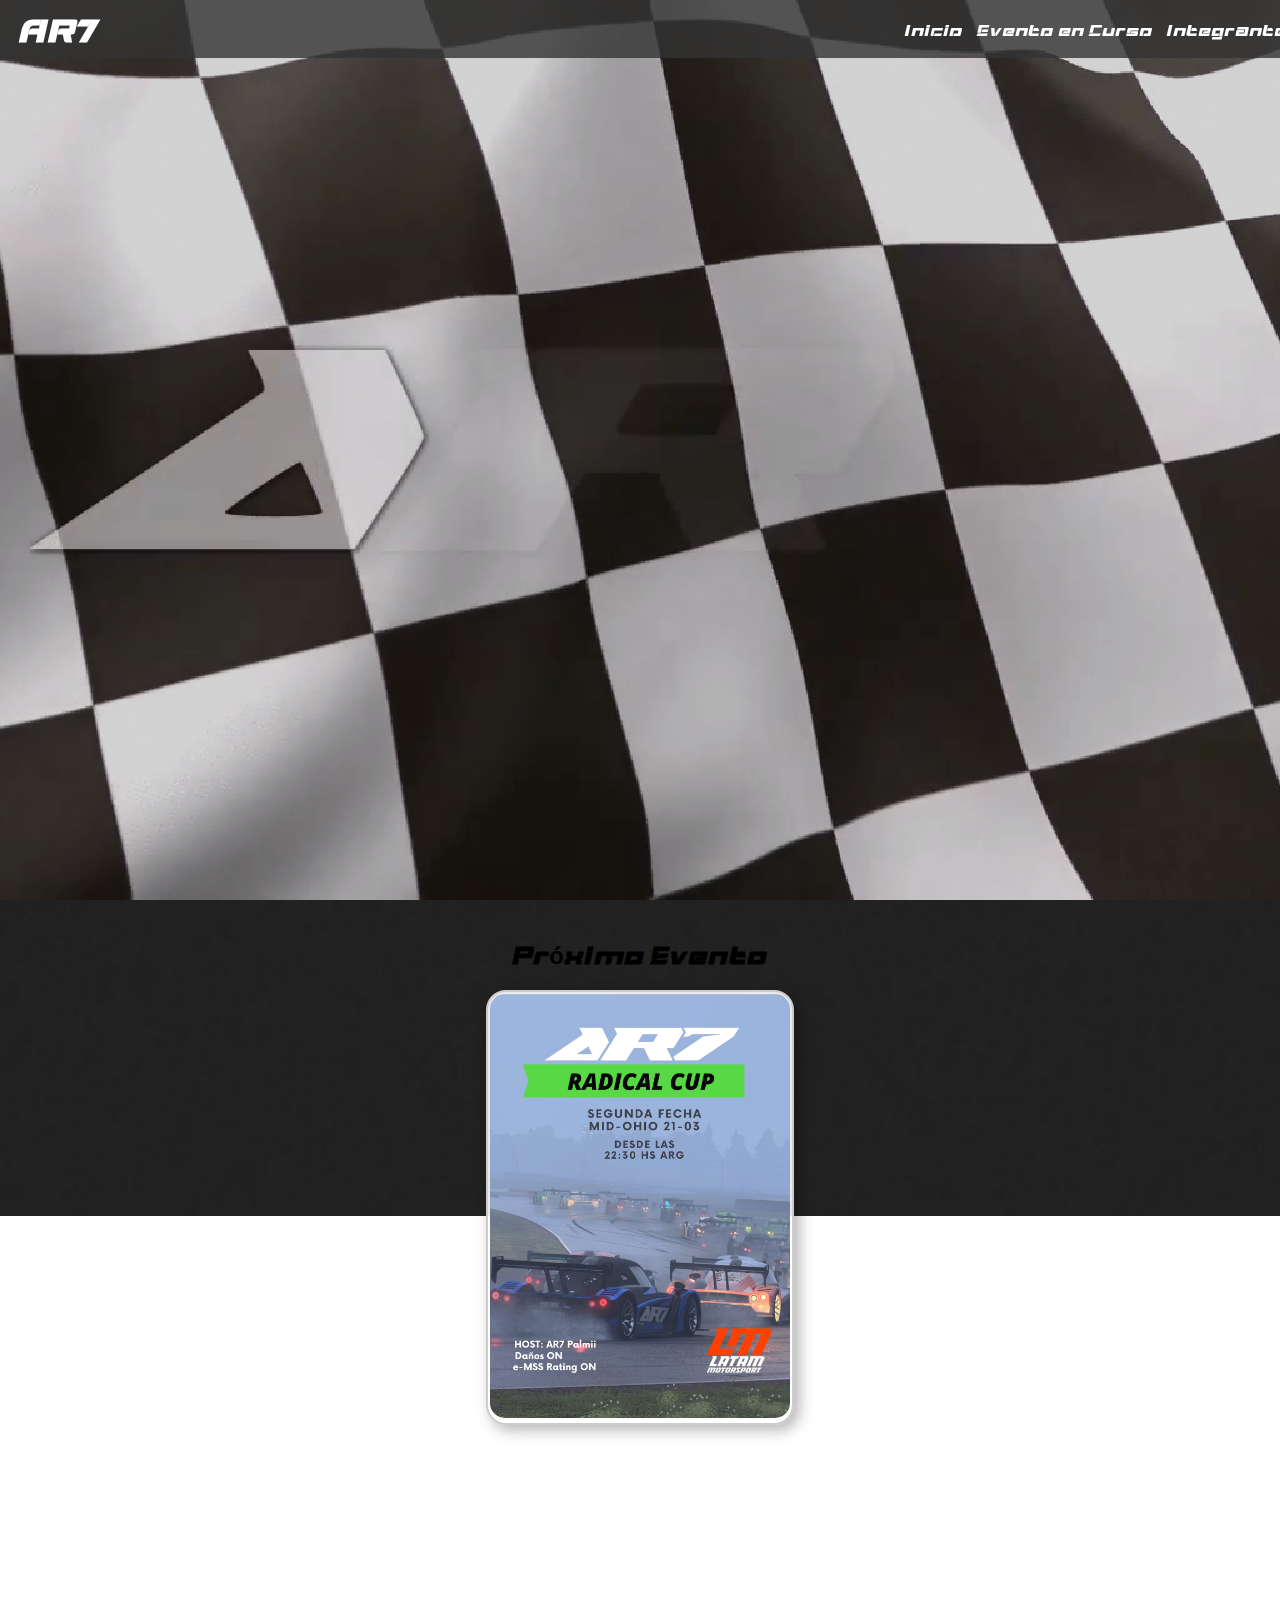
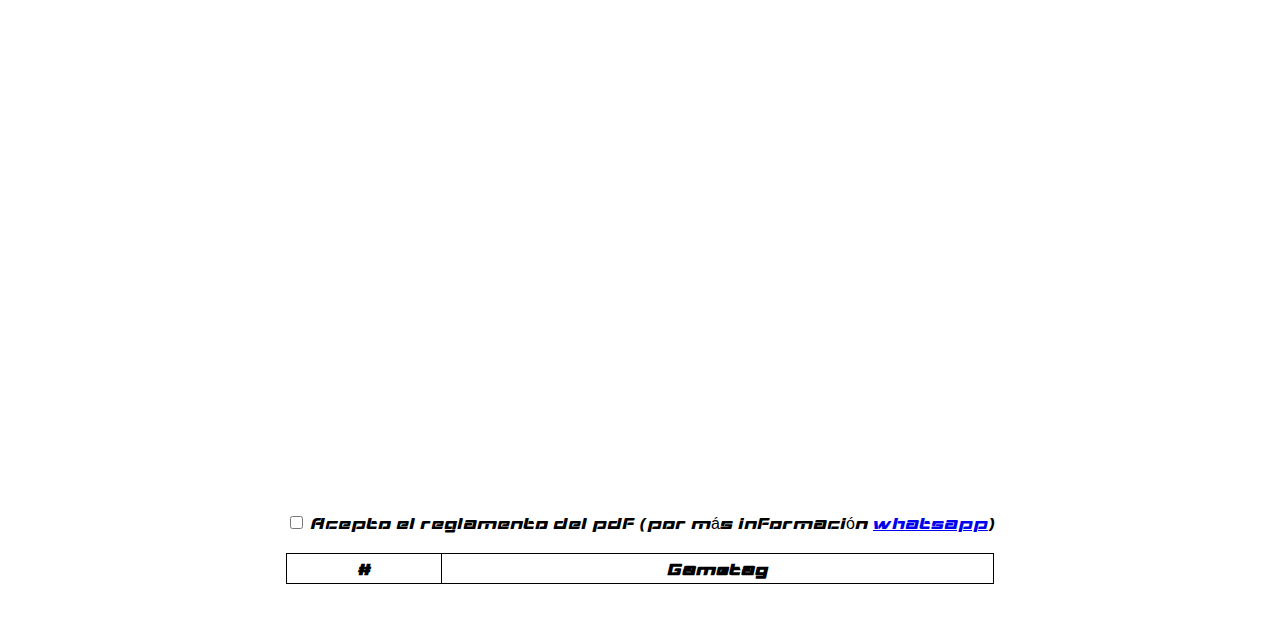
<file: index.html>
<!DOCTYPE html>
<html lang="es">
<head>
  <meta charset="UTF-8">
  <meta name="viewport" content="width=device-width, initial-scale=1.0">
  <title>AR7</title>
  <style>
    /* Fuentes y estilos globales */
    @font-face {
      font-family: 'Noize Sport';
      src: url('fonts/noize_sport.ttf') format('truetype');
    }
    body {
      font-family: 'Noize Sport', Arial, sans-serif;
      margin: 0;
      padding: 0;
      background: url('img/fondo1.jpg') no-repeat center center fixed;
      background-size: cover;
    }
    
    /* Video banner */
    .video-container {
      position: relative;
      width: 100%;
      height: 300px;
      overflow: hidden;
      transition: height 2s ease-in-out;
    }
    /* Estado inicial: pantalla completa */
    .video-container.fullscreen {
      height: 100vh;
    }
    .video-container video {
      width: 100%;
      height: 100%;
      object-fit: cover;
      opacity: 0.8;
    }
    
    /* Header y menú */
    header {
      position: absolute;
      top: 0;
      width: 100%;
      background-color: rgba(51,51,51,0.8);
      color: #fff;
      padding: 10px 20px;
      display: flex;
      justify-content: space-between;
      align-items: center;
      z-index: 2;
    }
    header .logo h1 {
      margin: 0;
    }
    .nav-menu {
      display: flex;
      gap: 15px;
    }
    .nav-menu a {
      color: #fff;
      text-decoration: none;
    }
    .menu-toggle {
      display: none;
      background: none;
      border: none;
      font-size: 24px;
      color: #fff;
    }
    
    /* Contenedor principal: ahora sin margen superior, para que quede justo debajo del video */
    .container {
      padding: 20px;
      text-align: center;
    }
    
    /* Flyer: ya no se superpone, sino que se posiciona justo debajo del video */
    .proximo-evento {
      margin: 0 auto 20px;
      position: relative;
      z-index: 1;
    }
    .flyer-container {
      width: 300px;
      margin: 0 auto;
      border-radius: 20px;
      border: 2px solid #ccc;
      padding: 2px;
      background: rgba(255,255,255,0.9);
      box-shadow: 5px 5px 15px rgba(0,0,0,0.3);
    }
    
    /* PDF Embed */
    .pdf-embed {
      margin: 20px auto;
      width: 80%;
      max-width: 600px;
    }
    
    /* Registro */
    .registro {
      margin-top: 30px;
      background: rgba(255,255,255,0.9);
      padding: 15px;
      border-radius: 10px;
      display: inline-block;
    }
    #tablaRegistros {
      margin-top: 20px;
      border-collapse: collapse;
      width: 100%;
    }
    #tablaRegistros th, #tablaRegistros td {
      border: 1px solid #000;
      padding: 5px 10px;
    }
    
    /* Responsive: dispositivos móviles */
    @media (max-width: 768px) {
      .menu-toggle {
        display: block;
        position: relative;
        left: -30px; /* Ajusta este valor según lo necesites */
      }
      .nav-menu {
        display: none;
        flex-direction: column;
        background: rgba(51,51,51,0.8);
        position: absolute;
        top: 50px;
        left: 0;
        width: 100%;
        text-align: center;
      }
      .nav-menu a {
        padding: 10px 0;
        border-top: 1px solid #fff;
      }
      /* En móviles el contenedor se adapta al flujo normal */
      .container {
        padding: 20px;
      }
      .pdf-embed {
        width: 100%;
        max-width: 100%;
      }
    }
  </style>
</head>
<body>
  <!-- Video Banner y Header -->
  <div class="video-container">
    <video autoplay muted loop playsinline>
      <source src="vid/logo ar7.mp4" type="video/mp4">
      Tu navegador no soporta video HTML5.
    </video>
    <header>
      <div class="logo">
        <h1>AR7</h1>
      </div>
      <button class="menu-toggle" id="menuToggle">☰</button>
      <nav class="nav-menu" id="navMenu">
        <a href="#">Inicio</a>
        <a href="evento en curso.html">Evento en Curso</a>
        <a href="#">Integrantes</a>
      </nav>
    </header>
  </div>
  
  <!-- Contenido Principal -->
  <div class="container">
    <!-- Flyer de Evento -->
<section class="proximo-evento">
  <h2>Próximo Evento</h2>
  <div class="flyer-container">
    <img src="img/flyer.jpg" alt="Flyer del Evento" style="width: 100%; border-radius: 15px;">
  </div>
</section>
    
    <!-- PDF Embed insertado -->
    <section class="pdf-embed">
      <iframe class="scribd_iframe_embed" title="Radical Cup" src="https://www.scribd.com/embeds/832763027/content?start_page=1&view_mode=scroll&access_key=key-jSY96TkL8LsCDLjO7aIq&scribd_rebrand=true" tabindex="0" data-auto-height="true" data-aspect-ratio="0.7080062794348508" scrolling="no" width="100%" height="600" frameborder="0"></iframe>
      <p style="margin: 12px auto 6px auto; font-family: Helvetica,Arial,Sans-serif; font-size: 14px; line-height: normal; display: block;">
      </p>
    </section>
    
    <!-- Sección de Registro -->
    <section class="registro">
      <div id="reglamento-container">
        <input type="checkbox" id="aceptarReglamento">
        <label for="aceptarReglamento">
          Acepto el reglamento del pdf (por más información 
          <a href="https://chat.whatsapp.com/CvhK0cHOKXoIEnT9ZNmwK4" target="_blank">whatsapp</a>)
        </label>
      </div>
      <div id="registro-container" style="display: none; margin-top: 10px;">
        <input type="text" id="gametag" placeholder="Ingrese su Gametag">
        <button id="btnRegistrar" type="button">Registrar</button>
      </div>
      <!-- Tabla única de registros -->
      <table id="tablaRegistros">
        <thead>
          <tr>
            <th>#</th>
            <th>Gametag</th>
          </tr>
        </thead>
        <tbody>
          <!-- Se llenará dinámicamente o se recuperará desde JSONbin -->
        </tbody>
      </table>
    </section>
  </div>
  
  <!-- Botón invisible (opcional) -->
  <button id="btnInvisiblePublicar" type="button" style="display: none;"></button>
  
  <script>
    // Funcionalidad del menú en móviles
    document.getElementById('menuToggle').addEventListener('click', function() {
      var navMenu = document.getElementById('navMenu');
      if (navMenu.style.display === "flex") {
        navMenu.style.display = "none";
      } else {
        navMenu.style.display = "flex";
      }
    });
    
    var registroCount = 0;
    var maxRegistrados = 24;
    
    // Muestra el formulario de registro al aceptar el reglamento
    document.getElementById('aceptarReglamento').addEventListener('change', function(){
      var regContainer = document.getElementById('registro-container');
      regContainer.style.display = this.checked ? 'block' : 'none';
    });
    
    // Cargar la tabla desde JSONbin
    function cargarTabla() {
      fetch("https://api.jsonbin.io/v3/b/67be8a41e41b4d34e49c8d5d", {
        method: "GET",
        headers: {
          "Content-Type": "application/json",
          "X-Master-Key": "$2a$10$h8ZlsPiJ1eXRyWwRglxmC.KtBcQdEBty32Q8swnwK67yTfrbMG99S"
        }
      })
      .then(response => response.json())
      .then(json => {
        var tablaHTML = json.record.tablaPosicionesGenerales;
        var tempDiv = document.createElement('div');
        tempDiv.innerHTML = tablaHTML;
        var newTbody = tempDiv.querySelector('tbody');
        if(newTbody) {
          var registroTbody = document.getElementById('tablaRegistros').querySelector('tbody');
          registroTbody.innerHTML = newTbody.innerHTML;
          registroCount = newTbody.children.length;
        }
      })
      .catch(err => {
        console.error("Error al cargar la tabla desde JSONbin:", err);
      });
    }
    
    // Publicar la tabla actualizada en JSONbin
    function publicarTabla() {
      var table = document.getElementById('tablaRegistros');
      var html = table.outerHTML;
      var data = { "tablaPosicionesGenerales": html };
      
      fetch("https://api.jsonbin.io/v3/b/67be8a41e41b4d34e49c8d5d", {
        method: "PUT",
        headers: {
          "Content-Type": "application/json",
          "X-Master-Key": "$2a$10$h8ZlsPiJ1eXRyWwRglxmC.KtBcQdEBty32Q8swnwK67yTfrbMG99S"
        },
        body: JSON.stringify(data)
      })
      .then(response => response.json())
      .then(json => {
        console.log("Tabla publicada exitosamente", json);
        cargarTabla();
      })
      .catch(err => {
        console.error("Error al publicar la tabla:", err);
        alert("Error al publicar la tabla. Revisa la consola para más detalles.");
      });
    }
    
    // Evento para el botón de registro
    document.getElementById('btnRegistrar').addEventListener('click', function(){
      var gametagInput = document.getElementById('gametag');
      var gametagValue = gametagInput.value.trim();
      if(gametagValue === ''){
        alert('Por favor, ingrese su Gametag.');
        return;
      }
      // Verificar que no se registre un gametag duplicado (insensible a mayúsculas)
      var existe = false;
      var rows = document.getElementById('tablaRegistros').querySelectorAll('tbody tr');
      rows.forEach(function(row) {
        var existente = row.cells[1].textContent.trim().toLowerCase();
        if (existente === gametagValue.toLowerCase()) {
          existe = true;
        }
      });
      if (existe) {
        alert("Este Gametag ya ha sido registrado.");
        return;
      }
      
      registroCount++;
      var tbody = document.getElementById('tablaRegistros').querySelector('tbody');
      var newRow = document.createElement('tr');
      var numCell = document.createElement('td');
      var gametagCell = document.createElement('td');
      
      if (registroCount <= maxRegistrados) {
        numCell.textContent = registroCount;
      } else {
        numCell.textContent = "Reserva " + (registroCount - maxRegistrados);
      }
      gametagCell.textContent = gametagValue;
      newRow.appendChild(numCell);
      newRow.appendChild(gametagCell);
      tbody.appendChild(newRow);
      
      gametagInput.value = '';
      publicarTabla();
    });
    
    document.getElementById('btnInvisiblePublicar').addEventListener('click', function(){
      publicarTabla();
    });
    
    window.onload = function(){
      cargarTabla();
    };

    // Agregamos la clase "fullscreen" al cargar el DOM para que el contenedor inicie en 100vh
    document.addEventListener('DOMContentLoaded', function() {
      var videoContainer = document.querySelector('.video-container');
      if (videoContainer) {
        videoContainer.classList.add('fullscreen');
      }
    });

    // Una vez cargada la página, removemos la clase "fullscreen" para que el contenedor transicione a su altura final de 300px,
    // arrastrando el contenido inferior hacia arriba
    window.addEventListener('load', function() {
      setTimeout(function() {
        var videoContainer = document.querySelector('.video-container');
        if (videoContainer) {
          videoContainer.classList.remove('fullscreen');
        }
      }, 2000); // Ajusta el retardo según tu preferencia
    });
  </script>
</body>
</html>
</file>
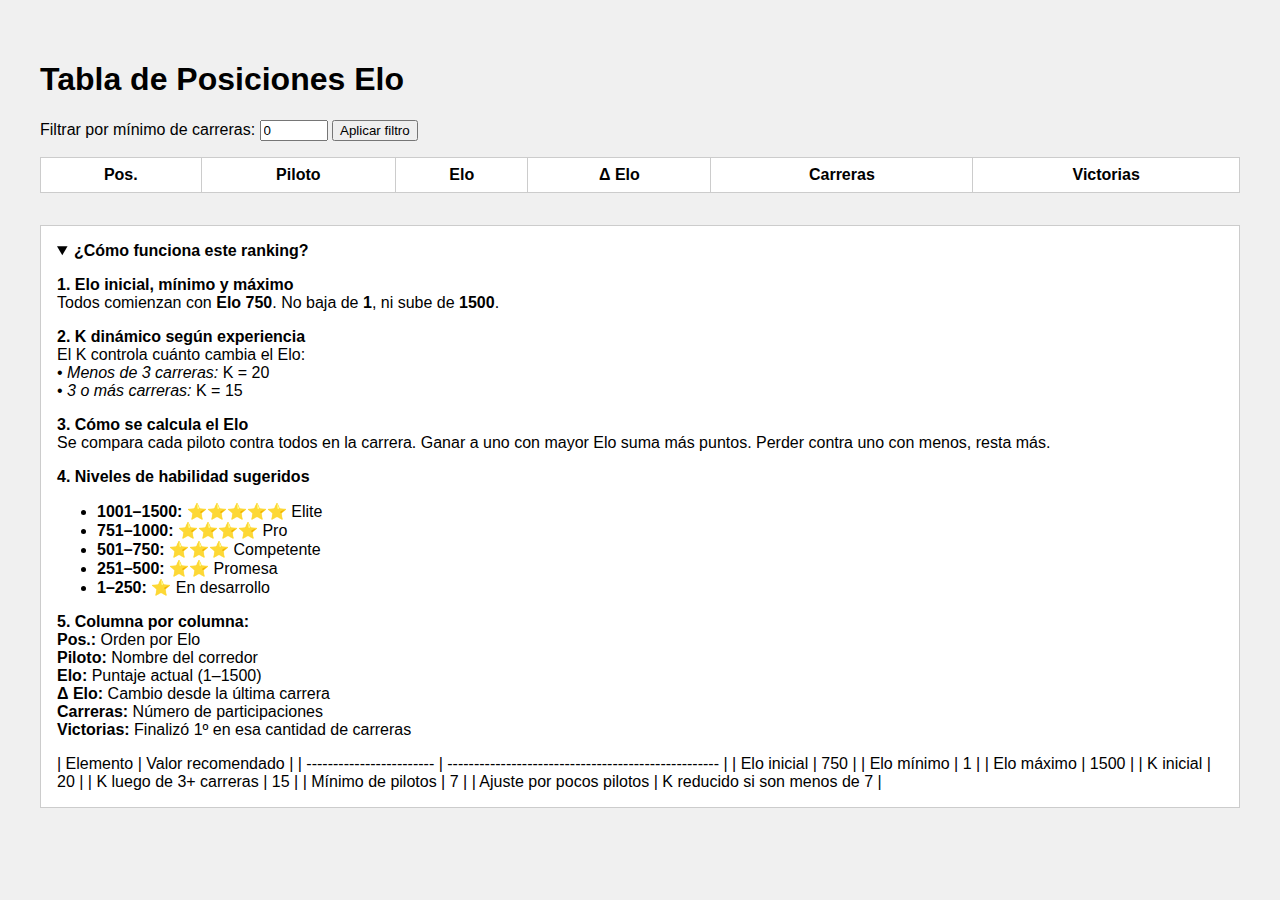
<file: elo.html>
<!-- archivo: ranking.html -->
<!DOCTYPE html>
<html lang="es">
<head>
  <meta charset="UTF-8" />
  <title>Tabla de Ranking</title>
  <style>
    body { font-family: sans-serif; padding: 2rem; background: #f0f0f0; }
    table { border-collapse: collapse; width: 100%; margin-top: 1rem; background: #fff; }
    th, td { border: 1px solid #ccc; padding: 0.5rem; text-align: center; }
    details { background: #fff; padding: 1rem; margin-top: 2rem; border: 1px solid #ccc; }
    #filterContainer { margin: 1rem 0; }
  </style>
</head>
<body>
  <h1>Tabla de Posiciones Elo</h1>

  <div id="filterContainer">
    <label for="minRaces">Filtrar por mínimo de carreras: </label>
    <input type="number" id="minRaces" value="0" min="0" style="width: 60px" />
    <button onclick="updateTable()">Aplicar filtro</button>
  </div>

  <table>
    <thead>
      <tr>
        <th>Pos.</th>
        <th>Piloto</th>
        <th>Elo</th>
        <th>Δ Elo</th>
        <th>Carreras</th>
        <th>Victorias</th>
      </tr>
    </thead>
    <tbody id="rankingTable"></tbody>
  </table>

  <details open>
    <summary><strong>¿Cómo funciona este ranking?</strong></summary>
    <p><strong>1. Elo inicial, mínimo y máximo</strong><br>
    Todos comienzan con <strong>Elo 750</strong>. No baja de <strong>1</strong>, ni sube de <strong>1500</strong>.</p>

    <p><strong>2. K dinámico según experiencia</strong><br>
    El K controla cuánto cambia el Elo:<br>
    • <em>Menos de 3 carreras:</em> K = 20<br>
    • <em>3 o más carreras:</em> K = 15</p>

    <p><strong>3. Cómo se calcula el Elo</strong><br>
    Se compara cada piloto contra todos en la carrera. Ganar a uno con mayor Elo suma más puntos. Perder contra uno con menos, resta más.</p>

    <p><strong>4. Niveles de habilidad sugeridos</strong></p>
    <ul>
      <li><strong>1001–1500:</strong> ⭐⭐⭐⭐⭐ Elite</li>
      <li><strong>751–1000:</strong> ⭐⭐⭐⭐ Pro</li>
      <li><strong>501–750:</strong> ⭐⭐⭐ Competente</li>
      <li><strong>251–500:</strong> ⭐⭐ Promesa</li>
      <li><strong>1–250:</strong> ⭐ En desarrollo</li>
    </ul>

    <p><strong>5. Columna por columna:</strong><br>
    <strong>Pos.:</strong> Orden por Elo<br>
    <strong>Piloto:</strong> Nombre del corredor<br>
    <strong>Elo:</strong> Puntaje actual (1–1500)<br>
    <strong>Δ Elo:</strong> Cambio desde la última carrera<br>
    <strong>Carreras:</strong> Número de participaciones<br>
    <strong>Victorias:</strong> Finalizó 1º en esa cantidad de carreras</p>

| Elemento                 | Valor recomendado                                   |
| ------------------------ | --------------------------------------------------- |
| Elo inicial              | 750                                                 |
| Elo mínimo               | 1                                                   |
| Elo máximo               | 1500                                                |
| K inicial                | 20                                                  |
| K luego de 3+ carreras   | 15                                                  |
| Mínimo de pilotos        | 7                                                   |
| Ajuste por pocos pilotos | K reducido si son menos de 7                        |

  
  </details>

<script>
const API_KEY = '$2a$10$NFg9Tn0YALVhEHU8PnYm1OY5kOyRV7UMMMrpaYMuFapTiAmn0uPj2';
const BIN_ID = '6852ca538561e97a50269a41';
const HEADERS = {
  'Content-Type': 'application/json',
  'X-Master-Key': API_KEY
};
let drivers = {};
let lastEloDelta = {};

async function loadData() {
  const res = await fetch(`https://api.jsonbin.io/v3/b/${BIN_ID}/latest`, { headers: HEADERS });
  const json = await res.json();
  drivers = json.record.drivers || {};
  updateTable();
}

function updateTable() {
  const minRaces = parseInt(document.getElementById("minRaces").value) || 0;
  const table = document.getElementById("rankingTable");
  const list = Object.entries(drivers)
    .filter(([_, data]) => data.races >= minRaces)
    .sort((a, b) => b[1].elo - a[1].elo);

  table.innerHTML = '';
  list.forEach(([name, data], index) => {
    const row = `<tr>
      <td>${index + 1}</td>
      <td>${name}</td>
      <td>${data.elo}</td>
      <td>${data.delta ?? 0}</td>
      <td>${data.races}</td>
      <td>${data.wins}</td>
    </tr>`;
    table.innerHTML += row;
  });
}

loadData();
</script>
</body>
</html>
</file>
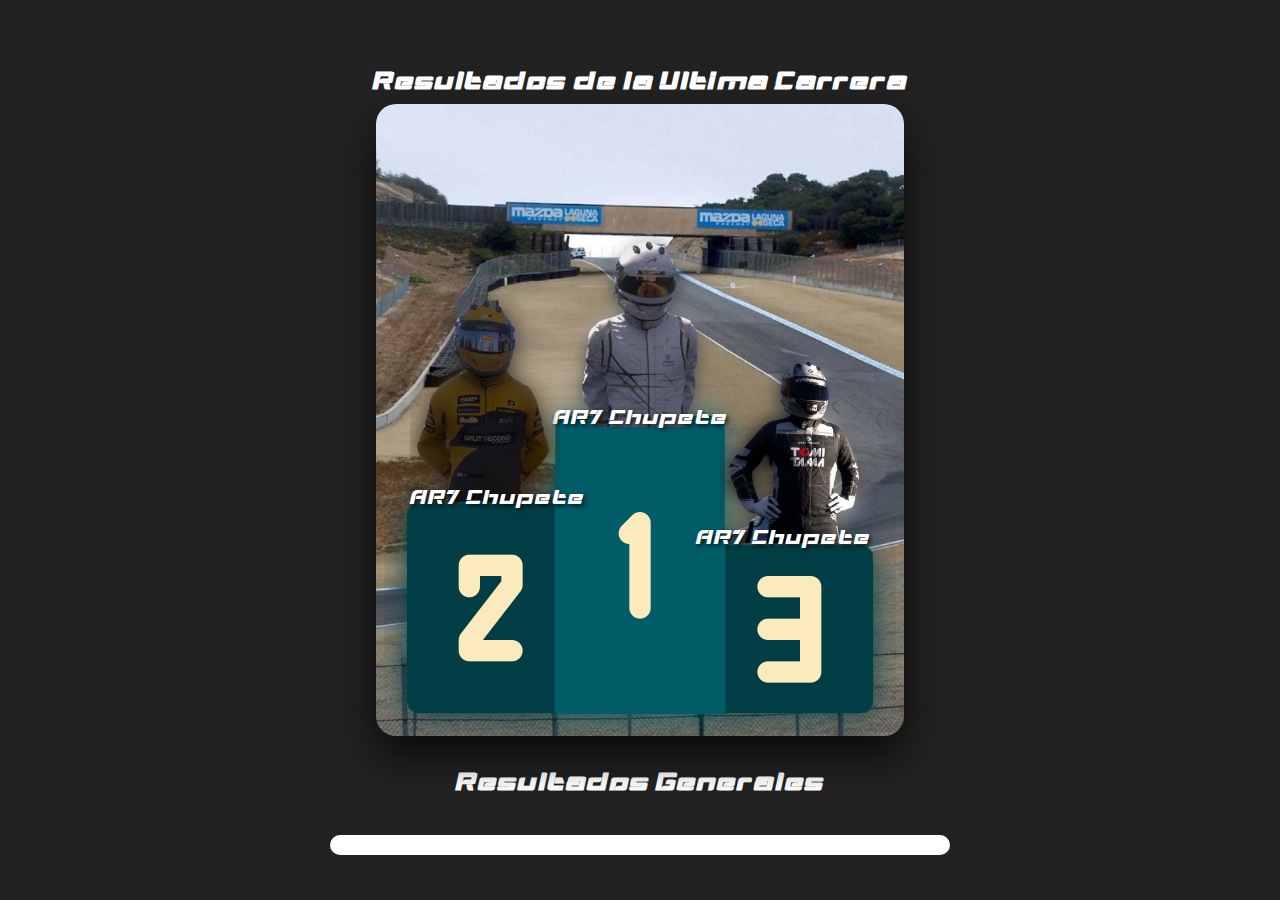
<file: evento en curso.html>
<!DOCTYPE html>
<html lang="es">
<head>
  <meta charset="UTF-8">
  <meta name="viewport" content="width=device-width, initial-scale=1.0">
  <title>Evento en Curso</title>
  <style>
    @font-face {
  font-family: 'NoizeSport';
  src: url('fonts/noize_sport.ttf') format('truetype');
  font-weight: normal;
  font-style: normal;
}

/* Aplicar la fuente a todo el documento */
body {
  font-family: 'NoizeSport', sans-serif;
}

	/* Estilos generales */
    body {
      display: flex;
      flex-direction: column; /* Para colocar el flyer y la tabla en columna */
      justify-content: center;
      align-items: center;
      min-height: 100vh;
      background-color: #222;
      margin: 0;
    }
    
    /* Contenedor que envuelve todo el flyer y permite escalarlo en móviles */
    .flyer-wrapper {
      /* Por defecto, sin escala */
      width: 528px;
      height: 632px;
    }
    
    /* Contenedor externo: fondo del flyer con efecto 3D */
    .flyer-background {
      position: relative;
      width: 528px;
      height: 632px;
      background-image: url('podio/laguna.jpg'); /* Cambia la ruta del fondo */
      background-size: cover;
      background-position: center;
      border-radius: 20px; /* Bordes redondeados */
      overflow: hidden;
      box-shadow: 0px 20px 40px rgba(0, 0, 0, 0.7);
      transform: perspective(1000px) translateY(-20px);
    }
    
    /* Contenedor interno: mantiene el fondo del podio y los pilotos */
    .flyer-container {
      position: absolute;
      width: 512px;
      height: 512px;
      background-image: url('podio/podio.png'); /* Fondo actual del podio */
      background-size: cover;
      background-position: center;
      border-radius: 15px;
      overflow: hidden;
      top: 120px;
      left: 8px;
    }
    
    .piloto {
      position: absolute;
      width: 150px; /* Tamaño de las imágenes */
    }
    
    .nombre {
      position: absolute;
      font-size: 20px;
      color: #fff;
      text-shadow: 2px 2px 4px rgba(0,0,0,0.7);
    }
    
    /* Posicionamiento de cada elemento dentro del contenedor interno */
    #primer {
      left: 50%;
      top: 10px;
      transform: translateX(-50%);
    }
    
    #nombre-primer {
      left: 50%;
      top: 180px;
      transform: translateX(-50%);
    }
    
    #segundo {
      left: 5%;
      top: 70px;
    }
    
    #nombre-segundo {
      left: 5%;
      top: 260px;
    }
    
    #tercero {
      right: 5%;
      top: 125px;
    }
    
    #nombre-tercero {
      right: 5%;
      top: 300px;
    }
    
    /* RESPONSIVE DESIGN PARA SMARTPHONES:
       Se escala todo el flyer sin alterar medidas o posiciones internas */
    @media (max-width: 600px) {
      .flyer-wrapper {
        /* Escalamos el flyer manteniendo su proporción original.
           Factor de escala = 0.75 (528px x 0.75 = 396px; 632px x 0.75 = 474px) */
        width: calc(528px * 0.75);
        height: calc(632px * 0.75);
        transform: scale(0.75);
        transform-origin: top left;
      }
    }
    /* Estilos para el contenedor de la tabla publicada */
    #tablaPublicada {
      margin-top: 20px;
      width: 90%;
      max-width: 600px;
      background: #fff;
      padding: 10px;
      border-radius: 10px;
    }
    #tablaPublicada table {
      width: 100%;
      border-collapse: collapse;
    }
    #tablaPublicada th, #tablaPublicada td {
      border: 1px solid #000;
      padding: 8px;
      text-align: center;
    }
    #tablaPublicada th {
      background-color: #333;
      color: #fff;
    }
  </style>
</head>
<body>
  <!-- Título para el flyer -->
  <h2 style="color: white; text-align: center; margin-bottom: 30px;">Resultados de la Ultima Carrera</h2>

  <div class="flyer-wrapper">
    <div class="flyer-background">
      <div class="flyer-container">
        <!-- Imagen y nombre del primer lugar -->
        <img src="podio/piloto1.png" alt="Primer Lugar" id="primer" class="piloto">
        <div id="nombre-primer" class="nombre">AR7 Chupete</div>
        
        <!-- Imagen y nombre del segundo lugar -->
        <img src="podio/piloto2.png" alt="Segundo Lugar" id="segundo" class="piloto">
        <div id="nombre-segundo" class="nombre">AR7 Chupete</div>
        
        <!-- Imagen y nombre del tercer lugar -->
        <img src="podio/piloto3.png" alt="Tercer Lugar" id="tercero" class="piloto">
        <div id="nombre-tercero" class="nombre">AR7 Chupete</div>
      </div>
    </div>
  </div>

  <!-- Título para la tabla de posiciones generales -->
  <h2 style="color: white; text-align: center; margin-top: 10px;">Resultados Generales</h2>

  <!-- Contenedor para la tabla de Posiciones Generales publicada -->
  <div id="tablaPublicada"></div>


  <script>
    // Al cargar la página, se obtiene la tabla publicada desde JSONbin.io
    window.onload = function() {
      fetch("https://api.jsonbin.io/v3/b/67bd18b0e41b4d34e49b4ebd/latest", {
        method: "GET",
        headers: {
          "X-Master-Key": "$2a$10$h8ZlsPiJ1eXRyWwRglxmC.KtBcQdEBty32Q8swnwK67yTfrbMG99S"
        }
      })
      .then(response => response.json())
      .then(json => {
        if (json && json.record && json.record.tablaPosicionesGenerales) {
          document.getElementById('tablaPublicada').innerHTML = json.record.tablaPosicionesGenerales;
        }
      })
      .catch(err => {
        console.error("Error al obtener la tabla publicada:", err);
      });
    }
  </script>
</body>
</html>
</file>
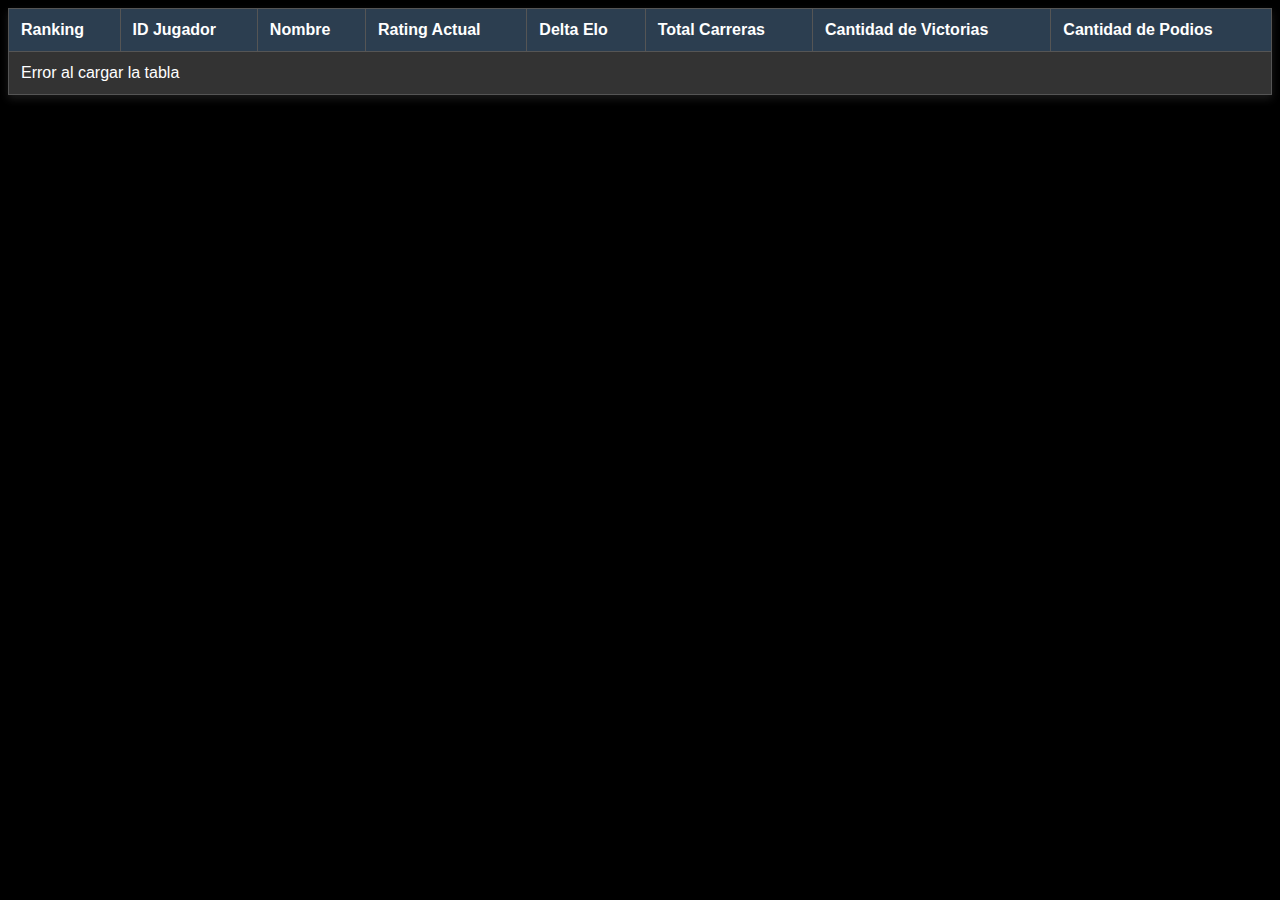
<file: ncrelo.html>
<!DOCTYPE html>
<html>
<head>
  <title>Tabla de Clasificación</title>
  <style>
    body {
      background-color: #000000;
    }
    table {
      border-collapse: collapse;
      width: 100%;
      font-family: Arial, sans-serif;
      box-shadow: 0 4px 8px rgba(255,255,255,0.1);
      color: #ffffff;
    }
    th, td {
      border: 1px solid #555555;
      padding: 12px;
      text-align: left;
      background-color: #333333;
    }
    th {
      background-color: #2c3e50;
      color: #ffffff;
      font-weight: bold;
    }
    tr:nth-child(1) { background-color: #ffd700; color: #ffffff; } /* Oro para 1er lugar */
    tr:nth-child(2) { background-color: #c0c0c0; color: #ffffff; } /* Plata para 2do lugar */
    tr:nth-child(3) { background-color: #cd7f32; color: #ffffff; } /* Bronce para 3er lugar */
    tr:nth-child(even) { background-color: #444444; }
    tr:hover { background-color: #555555; }
    .delta-positive { color: #28a745; font-weight: bold; }
    .delta-negative { color: #dc3545; font-weight: bold; }
  </style>
</head>
<body>
  <table id="rankingTable">
    <thead>
      <tr>
        <th>Ranking</th>
        <th>ID Jugador</th>
        <th>Nombre</th>
        <th>Rating Actual</th>
        <th>Delta Elo</th>
        <th>Total Carreras</th>
        <th>Cantidad de Victorias</th>
        <th>Cantidad de Podios</th>
      </tr>
    </thead>
    <tbody id="tableBody"></tbody>
  </table>

  <script>
    async function fetchSheetData() {
      try {
        const response = await fetch('https://docs.google.com/spreadsheets/d/16wmtx3BK1UrxTTJZdbT7HQ73DwIQLMnNCDHORRxsZp8/edit?gid=585549244#gid=585549244'); // Reemplaza con el enlace de publicación
        if (!response.ok) throw new Error('Error al cargar la hoja');
        const text = await response.text();
        const parser = new DOMParser();
        const doc = parser.parseFromString(text, 'text/html');
        const rows = doc.querySelectorAll('table tbody tr');

        const tableBody = document.getElementById('tableBody');
        tableBody.innerHTML = '';

        rows.forEach((row, index) => {
          if (index === 0 && row.querySelector('th')) return; // Omitir encabezado
          const cells = row.querySelectorAll('td');
          if (cells.length >= 8) {
            const tr = document.createElement('tr');
            for (let i = 0; i < 8; i++) {
              const td = document.createElement('td');
              td.textContent = cells[i]?.textContent || '';
              // Extraer color de fondo
              const bgColor = cells[i]?.style.backgroundColor || 
                             getComputedStyle(cells[i]).backgroundColor || '';
              if (bgColor && bgColor !== 'rgba(0, 0, 0, 0)' && index > 2) {
                td.style.backgroundColor = bgColor; // Aplica color solo si no es top 3
              }
              // Colorear Delta Elo
              if (i === 4 && td.textContent) { // Columna Delta Elo
                const delta = parseFloat(td.textContent.replace('±', ''));
                if (!isNaN(delta)) {
                  td.className = delta > 0 ? 'delta-positive' : delta < 0 ? 'delta-negative' : '';
                }
              }
              tr.appendChild(td);
            }
            tableBody.appendChild(tr);
          }
        });
      } catch (error) {
        console.error('Error:', error);
        document.getElementById('tableBody').innerHTML = '<tr><td colspan="8">Error al cargar la tabla</td></tr>';
      }
    }

    fetchSheetData();
    setInterval(fetchSheetData, 60000); // Actualiza cada 60 segundos
  </script>
</body>
</html>
</file>
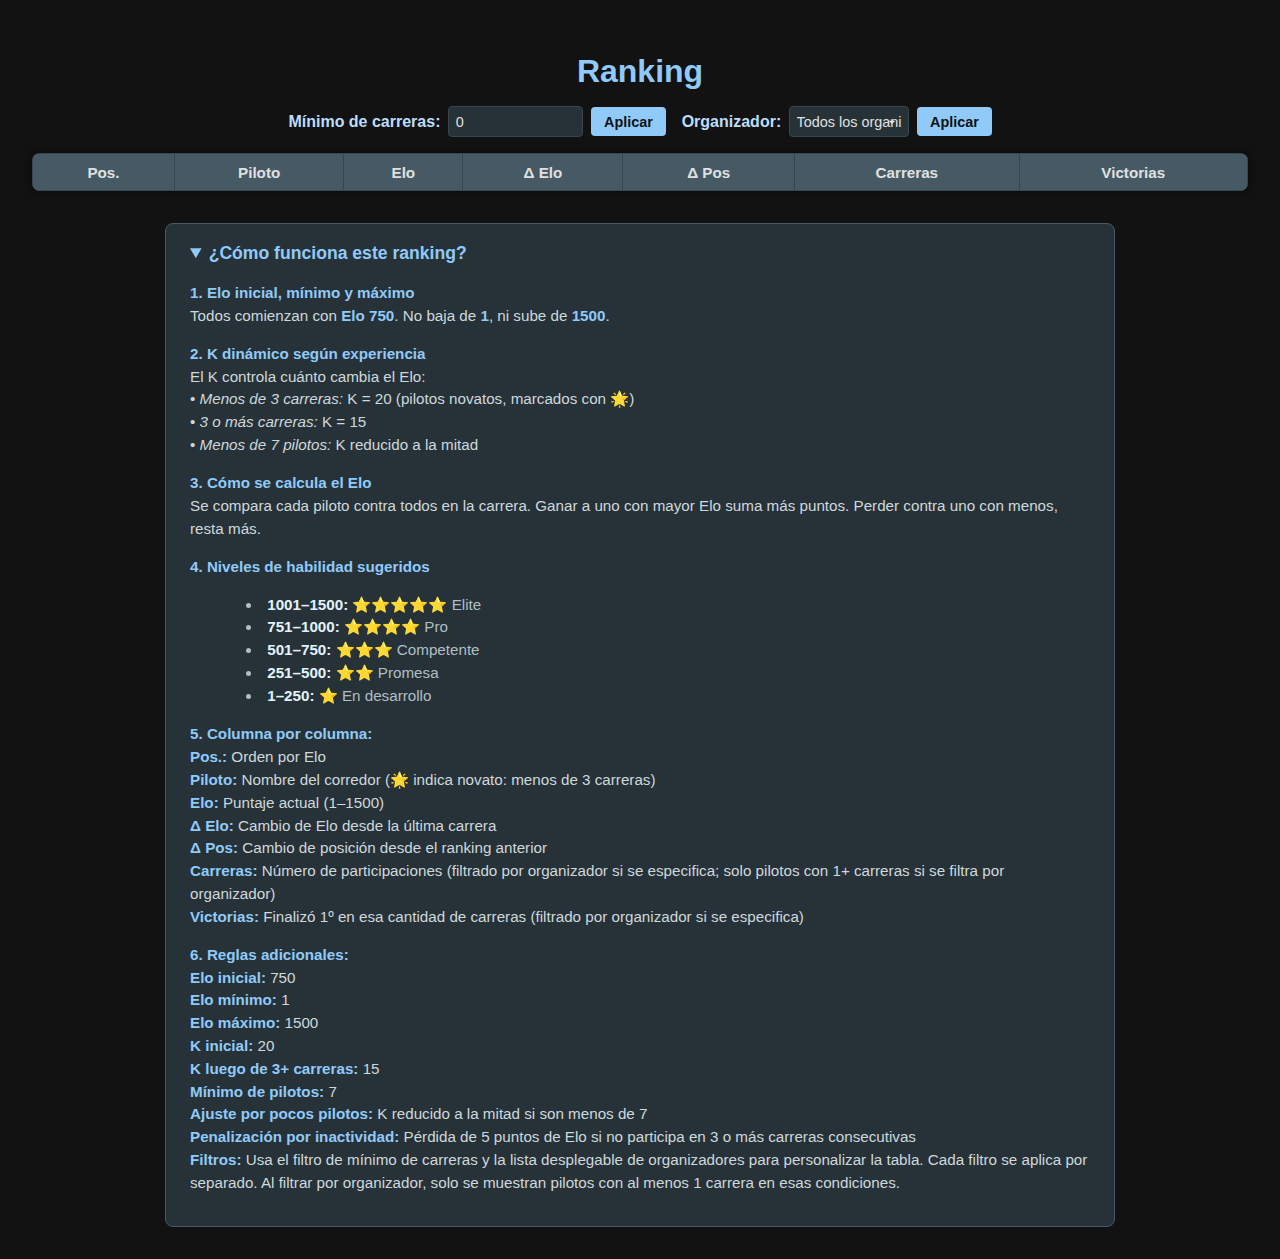
<file: ranking.html>
<!DOCTYPE html>
<html lang="es">
<head>
  <meta charset="UTF-8" />
  <title>Tabla de Ranking</title>
  <style>
    body {
      font-family: 'Segoe UI', Tahoma, Geneva, Verdana, sans-serif;
      padding: 2rem;
      background: #121212;
      color: #e0e0e0;
      margin: 0;
    }
    h1 {
      color: #90caf9;
      text-align: center;
      margin-bottom: 1rem;
    }
    #filterContainer {
      display: flex;
      flex-wrap: wrap;
      gap: 1rem;
      justify-content: center;
      margin: 1rem 0;
    }
    .filter-group {
      display: flex;
      align-items: center;
      gap: 0.5rem;
    }
    label {
      font-weight: 600;
      color: #bbdefb;
    }
    input[type="number"], select {
      width: 120px;
      padding: 0.4rem;
      border-radius: 4px;
      border: 1px solid #37474f;
      background: #263238;
      color: #e0e0e0;
      font-size: 0.9rem;
    }
    input[type="number"]:focus, select:focus {
      border-color: #90caf9;
      outline: none;
      background: #37474f;
    }
    select {
      appearance: none;
      background-image: url('data:image/svg+xml;utf8,<svg fill="%23e0e0e0" height="24" viewBox="0 0 24 24" width="24" xmlns="http://www.w3.org/2000/svg"><path d="M7 10l5 5 5-5z"/></svg>');
      background-repeat: no-repeat;
      background-position: right 0.5rem center;
      background-size: 1rem;
    }
    button {
      padding: 0.4rem 0.8rem;
      background: #90caf9;
      border: none;
      color: #121212;
      font-weight: 600;
      border-radius: 4px;
      cursor: pointer;
      font-size: 0.9rem;
    }
    button:hover {
      background: #64b5f6;
    }
    table {
      border-collapse: collapse;
      width: 100%;
      margin-top: 1rem;
      background: #263238;
      box-shadow: 0 0 10px rgba(0,0,0,0.5);
      border-radius: 8px;
      overflow: hidden;
    }
    thead {
      background: #455a64;
    }
    th, td {
      border: 1px solid #37474f;
      padding: 0.6rem;
      text-align: center;
      color: #e0e0e0;
      font-size: 0.95rem;
    }
    tbody tr:nth-child(odd) {
      background: #37474f;
    }
    tbody tr:hover {
      background: #90caf9;
      color: #121212;
      font-weight: 600;
      transition: background-color 0.3s, color 0.3s;
    }
    details {
      background: #263238;
      padding: 1rem 1.5rem;
      margin-top: 2rem;
      border: 1px solid #455a64;
      border-radius: 8px;
      color: #cfd8dc;
      font-size: 0.95rem;
      line-height: 1.5;
      max-width: 900px;
      margin-left: auto;
      margin-right: auto;
    }
    summary {
      font-weight: 700;
      font-size: 1.1rem;
      cursor: pointer;
      color: #90caf9;
      margin-bottom: 0.5rem;
    }
    details ul {
      list-style: inside disc;
      margin-left: 1rem;
      margin-bottom: 1rem;
      color: #b0bec5;
    }
    details ul li strong {
      color: #e3f2fd;
    }
    strong {
      color: #90caf9;
    }
    @media (max-width: 600px) {
      table, thead, tbody, th, td, tr {
        display: block;
      }
      th, td {
        text-align: right;
        padding-left: 50%;
        position: relative;
      }
      th::before, td::before {
        position: absolute;
        left: 0;
        width: 45%;
        padding-left: 0.5rem;
        white-space: nowrap;
        text-align: left;
        font-weight: 700;
        color: #90caf9;
      }
      tr {
        margin-bottom: 1rem;
        border-bottom: 2px solid #90caf9;
      }
      th:nth-of-type(1)::before { content: "Pos."; }
      th:nth-of-type(2)::before { content: "Piloto"; }
      th:nth-of-type(3)::before { content: "Elo"; }
      th:nth-of-type(4)::before { content: "Δ Elo"; }
      th:nth-of-type(5)::before { content: "Δ Pos"; }
      th:nth-of-type(6)::before { content: "Carreras"; }
      th:nth-of-type(7)::before { content: "Victorias"; }
      .filter-group {
        flex: 1 1 100%;
        justify-content: center;
      }
    }
  </style>
</head>
<body>
  <h1>Ranking</h1>

  <div id="filterContainer">
    <div class="filter-group">
      <label for="minRaces">Mínimo de carreras:</label>
      <input type="number" id="minRaces" value="0" min="0" />
      <button onclick="applyMinRacesFilter()">Aplicar</button>
    </div>
    <div class="filter-group">
      <label for="organizerFilter">Organizador:</label>
      <select id="organizerFilter">
        <option value="">Todos los organizadores</option>
      </select>
      <button onclick="applyOrganizerFilter()">Aplicar</button>
    </div>
  </div>

  <table>
    <thead>
      <tr>
        <th>Pos.</th>
        <th>Piloto</th>
        <th>Elo</th>
        <th>Δ Elo</th>
        <th>Δ Pos</th>
        <th>Carreras</th>
        <th>Victorias</th>
      </tr>
    </thead>
    <tbody id="rankingTable"></tbody>
  </table>

  <details open>
    <summary><strong>¿Cómo funciona este ranking?</strong></summary>
    <p><strong>1. Elo inicial, mínimo y máximo</strong><br>
    Todos comienzan con <strong>Elo 750</strong>. No baja de <strong>1</strong>, ni sube de <strong>1500</strong>.</p>

    <p><strong>2. K dinámico según experiencia</strong><br>
    El K controla cuánto cambia el Elo:<br>
    • <em>Menos de 3 carreras:</em> K = 20 (pilotos novatos, marcados con 🌟)<br>
    • <em>3 o más carreras:</em> K = 15<br>
    • <em>Menos de 7 pilotos:</em> K reducido a la mitad</p>

    <p><strong>3. Cómo se calcula el Elo</strong><br>
    Se compara cada piloto contra todos en la carrera. Ganar a uno con mayor Elo suma más puntos. Perder contra uno con menos, resta más.</p>

    <p><strong>4. Niveles de habilidad sugeridos</strong></p>
    <ul>
      <li><strong>1001–1500:</strong> ⭐⭐⭐⭐⭐ Elite</li>
      <li><strong>751–1000:</strong> ⭐⭐⭐⭐ Pro</li>
      <li><strong>501–750:</strong> ⭐⭐⭐ Competente</li>
      <li><strong>251–500:</strong> ⭐⭐ Promesa</li>
      <li><strong>1–250:</strong> ⭐ En desarrollo</li>
    </ul>

    <p><strong>5. Columna por columna:</strong><br>
    <strong>Pos.:</strong> Orden por Elo<br>
    <strong>Piloto:</strong> Nombre del corredor (🌟 indica novato: menos de 3 carreras)<br>
    <strong>Elo:</strong> Puntaje actual (1–1500)<br>
    <strong>Δ Elo:</strong> Cambio de Elo desde la última carrera<br>
    <strong>Δ Pos:</strong> Cambio de posición desde el ranking anterior<br>
    <strong>Carreras:</strong> Número de participaciones (filtrado por organizador si se especifica; solo pilotos con 1+ carreras si se filtra por organizador)<br>
    <strong>Victorias:</strong> Finalizó 1º en esa cantidad de carreras (filtrado por organizador si se especifica)</p>

    <p><strong>6. Reglas adicionales:</strong><br>
    <strong>Elo inicial:</strong> 750<br>
    <strong>Elo mínimo:</strong> 1<br>
    <strong>Elo máximo:</strong> 1500<br>
    <strong>K inicial:</strong> 20<br>
    <strong>K luego de 3+ carreras:</strong> 15<br>
    <strong>Mínimo de pilotos:</strong> 7<br>
    <strong>Ajuste por pocos pilotos:</strong> K reducido a la mitad si son menos de 7<br>
    <strong>Penalización por inactividad:</strong> Pérdida de 5 puntos de Elo si no participa en 3 o más carreras consecutivas<br>
    <strong>Filtros:</strong> Usa el filtro de mínimo de carreras y la lista desplegable de organizadores para personalizar la tabla. Cada filtro se aplica por separado. Al filtrar por organizador, solo se muestran pilotos con al menos 1 carrera en esas condiciones.</p>
  </details>

<script>
const API_KEY = '$2a$10$48E0PR41ZFvNmsqLis3ax.F8t/VZdlfDymOASM8zBtvd2fN30IucC';
const BIN_ID = '6852ca538561e97a50269a41';
const HEADERS = {
  'Content-Type': 'application/json',
  'X-Access-Key': API_KEY
};
let drivers = {};
let races = [];
let currentMinRaces = 0;
let currentOrganizerFilter = '';

async function loadData() {
  try {
    const res = await fetch(`https://api.jsonbin.io/v3/b/${BIN_ID}/latest`, { headers: HEADERS });
    const json = await res.json();
    drivers = json.record.drivers || {};
    races = json.record.races || [];
    Object.keys(drivers).forEach(name => {
      if (drivers[name].isNovice === undefined) {
        drivers[name].isNovice = drivers[name].races < 3;
      }
    });
    populateOrganizerFilter();
    updateTable();
  } catch (error) {
    console.error('Error al cargar los datos:', error);
  }
}

function populateOrganizerFilter() {
  const organizerSelect = document.getElementById('organizerFilter');
  const organizers = [...new Set(races.map(race => race.organizer))].sort();
  organizerSelect.innerHTML = '<option value="">Todos los organizadores</option>';
  organizers.forEach(organizer => {
    const option = document.createElement('option');
    option.value = organizer;
    option.textContent = organizer;
    organizerSelect.appendChild(option);
  });
}

function updateTable() {
  const filteredRaces = currentOrganizerFilter ? races.filter(race => race.organizer.toLowerCase() === currentOrganizerFilter.toLowerCase()) : races;

  const stats = {};
  Object.keys(drivers).forEach(name => {
    stats[name] = {
      elo: drivers[name].elo,
      deltaElo: drivers[name].deltaElo || 0,
      deltaPos: drivers[name].deltaPos || 0,
      races: 0,
      wins: 0,
      isNovice: drivers[name].isNovice
    };
  });

  filteredRaces.forEach(race => {
    race.results.forEach((name, index) => {
      if (stats[name]) {
        stats[name].races++;
        if (index === 0) stats[name].wins++;
      }
    });
  });

  const currentRanking = Object.entries(stats)
    .filter(([_, data]) => {
      if (currentOrganizerFilter) {
        return data.races >= 1;
      }
      return data.races >= currentMinRaces;
    })
    .sort((a, b) => b[1].elo - a[1].elo);

  const table = document.getElementById("rankingTable");
  table.innerHTML = '';
  currentRanking.forEach(([name, data], index) => {
    const deltaElo = data.deltaElo;
    const deltaPos = data.deltaPos;
    const eloSign = deltaElo > 0 ? '+' : (deltaElo < 0 ? '' : '');
    const posSign = deltaPos > 0 ? '+' : (deltaPos < 0 ? '' : '');
    let eloColor = '#b0bec5';
    let posColor = '#b0bec5';
    if (deltaElo > 0) eloColor = 'limegreen';
    else if (deltaElo < 0) eloColor = 'tomato';
    if (deltaPos > 0) posColor = 'limegreen';
    else if (deltaPos < 0) posColor = 'tomato';
    const noviceMark = data.isNovice ? '🌟' : '';

    const row = `<tr>
      <td>${index + 1}</td>
      <td>${name}${noviceMark}</td>
      <td>${data.elo}</td>
      <td style="color: ${eloColor}; font-weight: bold;">${eloSign}${deltaElo}</td>
      <td style="color: ${posColor}; font-weight: bold;">${posSign}${deltaPos}</td>
      <td>${data.races}</td>
      <td>${data.wins}</td>
    </tr>`;
    table.innerHTML += row;
  });
}

function applyMinRacesFilter() {
  currentMinRaces = parseInt(document.getElementById("minRaces").value) || 0;
  updateTable();
}

function applyOrganizerFilter() {
  currentOrganizerFilter = document.getElementById("organizerFilter").value;
  updateTable();
}

loadData();
</script>
</body>
</html>
</file>
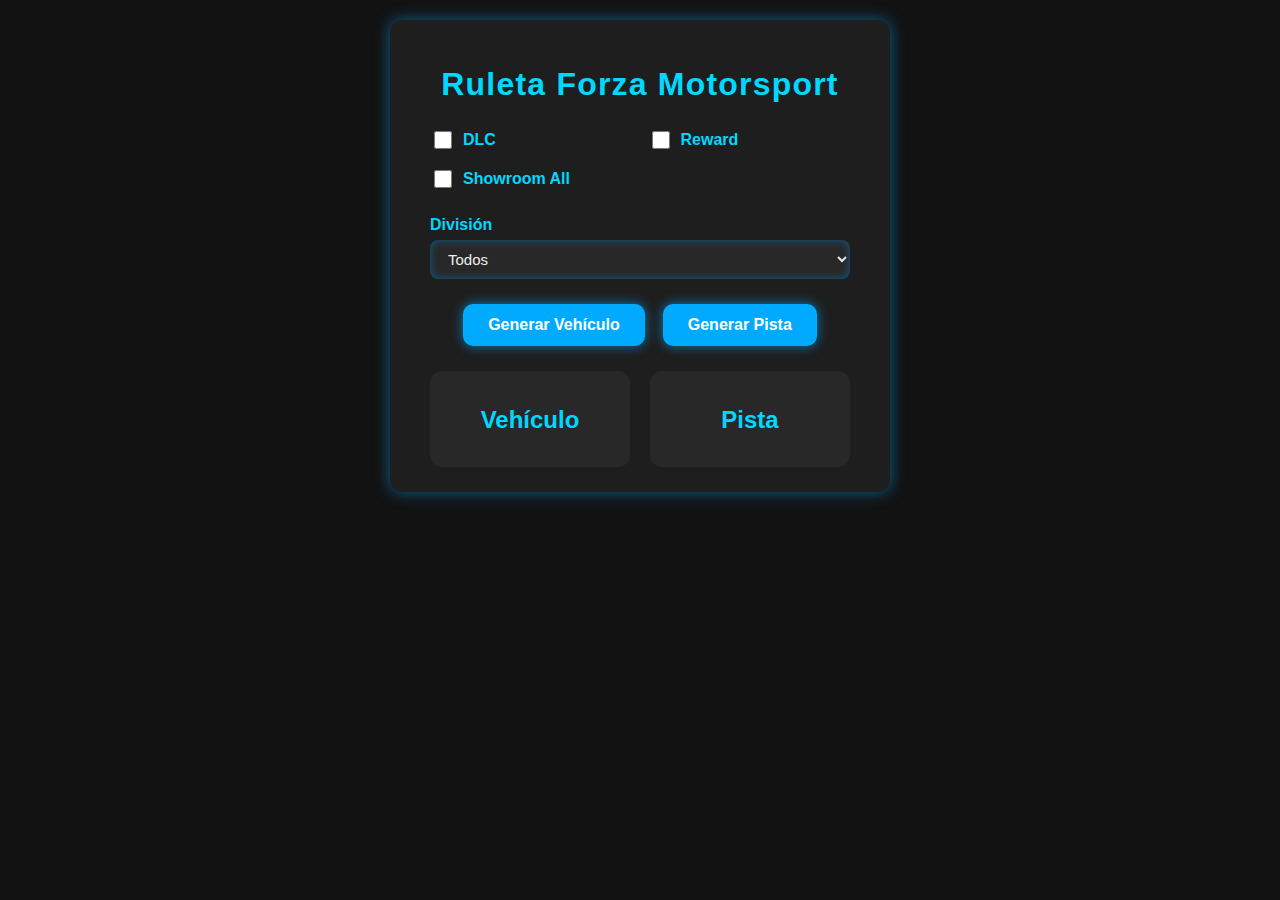
<file: ruleta.html>
<!DOCTYPE html>
<html lang="es">
<head>
    <meta charset="UTF-8" />
    <meta name="viewport" content="width=device-width, initial-scale=1" />
    <title>Ruleta Forza Motorsport</title>
    <style>
        body {
            font-family: 'Segoe UI', Tahoma, Geneva, Verdana, sans-serif;
            background: #121212;
            color: #eee;
            margin: 0;
            padding: 20px;
            display: flex;
            justify-content: center;
        }
        .container {
            background: #1e1e1e;
            padding: 25px 40px;
            border-radius: 12px;
            width: 420px;
            box-shadow: 0 0 15px #00aaff88;
        }
        h1 {
            text-align: center;
            color: #00d8ff;
            margin-bottom: 25px;
            letter-spacing: 1.2px;
        }
        .filters {
            display: flex;
            flex-wrap: wrap;
            gap: 15px;
            margin-bottom: 25px;
        }
        /* Checkbox group styling */
        .checkbox-group {
            flex: 1 1 45%;
            display: flex;
            align-items: center;
            gap: 8px;
        }
        .checkbox-group label {
            cursor: pointer;
            font-weight: 600;
            color: #00d8ff;
        }
        .checkbox-group input[type="checkbox"] {
            width: 18px;
            height: 18px;
            cursor: pointer;
            accent-color: #00d8ff;
        }
        /* División select styling */
        .division-group {
            flex-basis: 100%;
            margin-top: 10px;
        }
        label[for="division"] {
            display: block;
            margin-bottom: 6px;
            font-weight: 600;
            color: #00d8ff;
        }
        select#division {
            width: 100%;
            padding: 10px 14px;
            border-radius: 8px;
            border: none;
            background: #282828;
            color: #eee;
            font-size: 15px;
            cursor: pointer;
            box-shadow: inset 0 0 8px #0077bbaa;
            transition: background 0.3s ease;
        }
        select#division:hover, select#division:focus {
            background: #333;
            outline: none;
        }
        /* Buttons styling */
        .buttons {
            display: flex;
            justify-content: center;
            gap: 18px;
            margin-bottom: 25px;
        }
        button {
            background: #00aaff;
            border: none;
            color: white;
            font-weight: 700;
            padding: 12px 25px;
            border-radius: 10px;
            cursor: pointer;
            font-size: 16px;
            box-shadow: 0 0 12px #00aaffaa;
            transition: background 0.25s ease;
        }
        button:hover {
            background: #0088cc;
        }
        /* Result display */
        .result {
            display: flex;
            gap: 20px;
            justify-content: space-between;
        }
        #vehicleResult, #trackResult {
            background: #282828;
            border-radius: 12px;
            padding: 15px;
            width: 48%;
            text-align: center;
        }
        #vehicleResult h2, #trackResult h2 {
            color: #00d8ff;
            margin-bottom: 15px;
            font-weight: 700;
        }
        #vehicleName, #trackName {
            font-weight: 600;
            color: #ccc;
            font-size: 18px;
            margin-top: 10px;
        }
    </style>
</head>
<body>
    <div class="container">
        <h1>Ruleta Forza Motorsport</h1>
        <div class="filters">
            <div class="checkbox-group">
                <input type="checkbox" id="dlc" />
                <label for="dlc">DLC</label>
            </div>
            <div class="checkbox-group">
                <input type="checkbox" id="reward" />
                <label for="reward">Reward</label>
            </div>
            <div class="checkbox-group">
                <input type="checkbox" id="showroom" />
                <label for="showroom">Showroom All</label>
            </div>
            <div class="division-group">
                <label for="division">División</label>
                <select id="division">
                    <option value="Todos">Todos</option>
                    <option value="Early Sport Compact">Early Sport Compact</option>
                    <option value="Hot Hatch Icons">Hot Hatch Icons</option>
                    <option value="Sport GT Icons">Sport GT Icons</option>
                    <option value="Modern Sport GT">Modern Sport GT</option>
                    <option value="Modern Hypercars">Modern Hypercars</option>
                    <option value="Modern Sport Touring">Modern Sport Touring</option>
                    <option value="Forza Proto-H">Forza Proto-H</option>
                    <option value="Forza GT3">Forza GT3</option>
                    <option value="Exotic GT Classics">Exotic GT Classics</option>
                    <option value="Vintage Le Mans Sportscars">Vintage Le Mans Sportscars</option>
                    <option value="GTP/C">GTP/C</option>
                    <option value="488 Challenge Spec">488 Challenge Spec</option>
                    <option value="Early Factory Racecars">Early Factory Racecars</option>
                    <option value="Early LMP">Early LMP</option>
                    <option value="Formula 60s">Formula 60s</option>
                    <option value="Formula 70s">Formula 70s</option>
                    <option value="Formula Drift">Formula Drift</option>
                    <option value="Formula Mazda Spec">Formula Mazda Spec</option>
                    <option value="Forza AUS">Forza AUS</option>
                    <option value="Forza GT2">Forza GT2</option>
                    <option value="Forza GT4">Forza GT4</option>
                    <option value="Forza P1">Forza P1</option>
                    <option value="Forza P2">Forza P2</option>
                    <option value="Forza P3">Forza P3</option>
                    <option value="Forza Specials">Forza Specials</option>
                    <option value="Forza T/A">Forza T/A</option>
                    <option value="Forza Touring Cars">Forza Touring Cars</option>
                    <option value="G40 Junior Spec">G40 Junior Spec</option>
                    <option value="Grand Prix Rivals">Grand Prix Rivals</option>
                    <option value="GTX Sportscars">GTX Sportscars</option>
                    <option value="Mission R Spec">Mission R Spec</option>
                    <option value="Modern Factory Racecars">Modern Factory Racecars</option>
                    <option value="Modern Hot Hatch">Modern Hot Hatch</option>
                    <option value="Modern Sport Compact">Modern Sport Compact</option>
                    <option value="Modern Sport Coupe">Modern Sport Coupe</option>
                    <option value="Modern Muscle">Modern Muscle</option>
                    <option value="Modern FWD Hot Hatch">Modern FWD Hot Hatch</option>
                    <option value="Modern Grand Prix">Modern Grand Prix</option>
                    <option value="Modern Grand Touring">Modern Grand Touring</option>
                    <option value="Modern Indy">Modern Indy</option>
                    <option value="NASCAR">NASCAR</option>
                    <option value="Prototype Group Racing">Prototype Group Racing</option>
                    <option value="Sport Coupe Icons">Sport Coupe Icons</option>
                    <option value="Sport Luxury">Sport Luxury</option>
                    <option value="Sport Touring Classics">Sport Touring Classics</option>
                    <option value="Street Drag Racers">Street Drag Racers</option>
                    <option value="Super Trofeo">Super Trofeo</option>
                    <option value="The Birth of Grand Prix">The Birth of Grand Prix</option>
                    <option value="Track Toys">Track Toys</option>
                    <option value="Vintage Exotic GT">Vintage Exotic GT</option>
                    <option value="Vintage Le Mans Prototypes">Vintage Le Mans Prototypes</option>
                    <option value="Vintage Muscle">Vintage Muscle</option>
                    <option value="Vintage Sport Compact">Vintage Sport Compact</option>
                    <option value="Vintage Trans Am">Vintage Trans Am</option>
                </select>
            </div>
        </div>
        <div class="buttons">
            <button id="vehicleBtn">Generar Vehículo</button>
            <button id="trackBtn">Generar Pista</button>
        </div>
        <div class="result">
            <div id="vehicleResult">
                <h2>Vehículo</h2>
                <p id="vehicleName"></p>
            </div>
            <div id="trackResult">
                <h2>Pista</h2>
                <p id="trackName"></p>
            </div>
        </div>
    </div>
    <script src="ruleta.js"></script>
</body>
</html>
</file>
